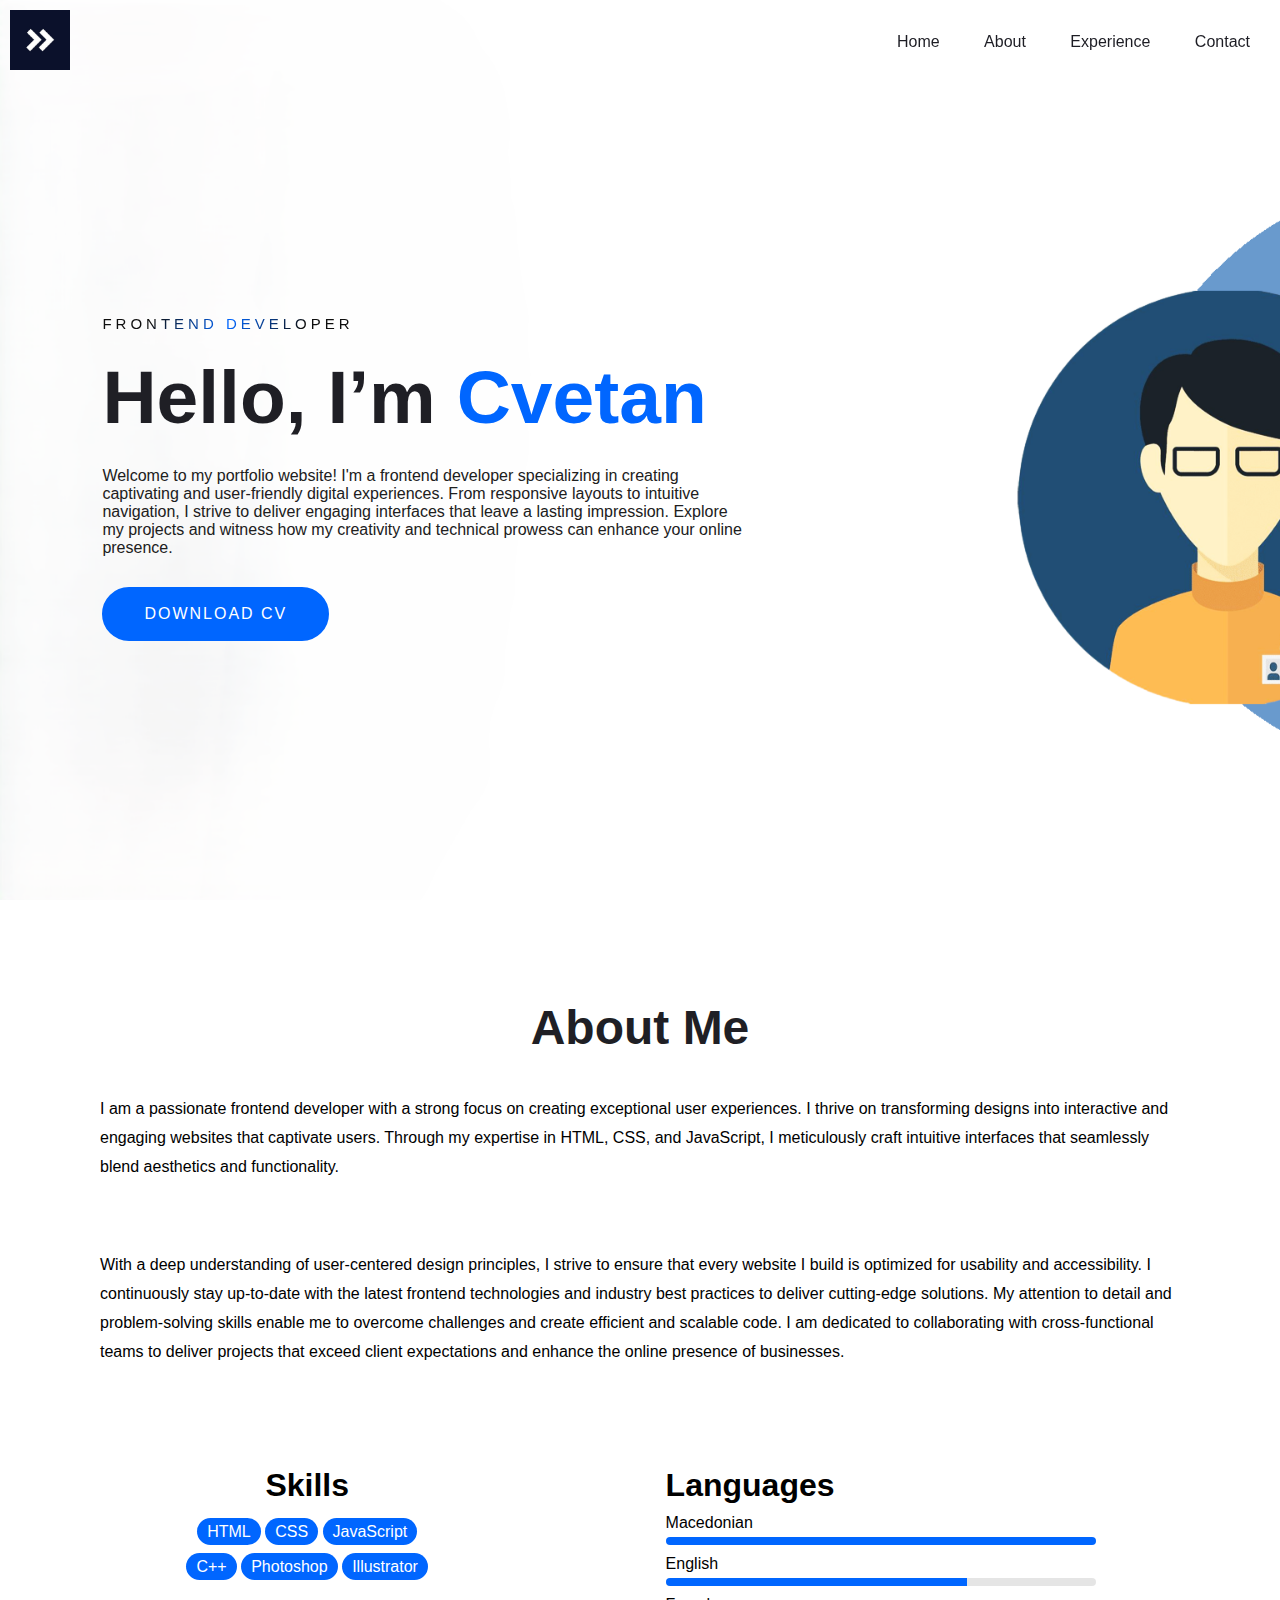
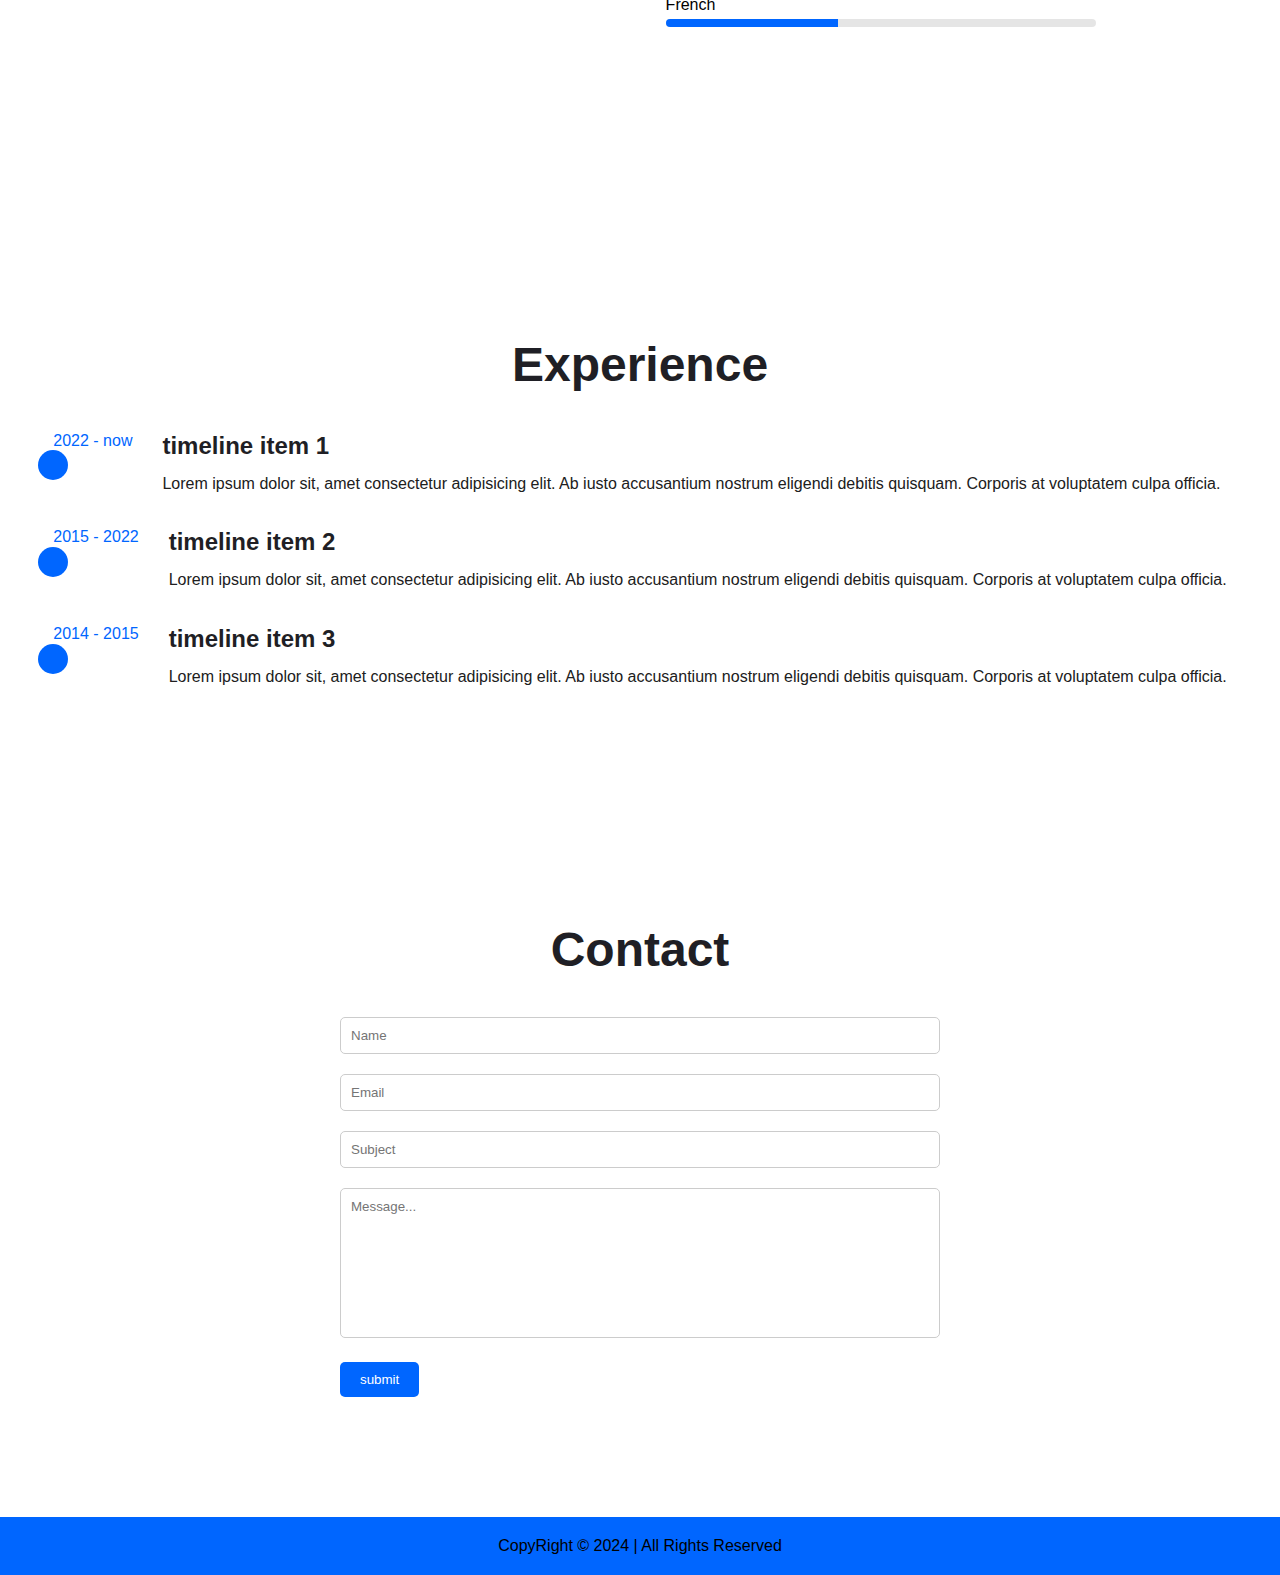
<file: html.html>
<!DOCTYPE html>
<html lang="en">
<head>
  <meta charset="UTF-8" />
  <title>Personal Portfolio Website</title>
  <link rel="stylesheet" href="style.css" />
</head>
<body>
<div class="hero">
  <nav>
    <div class="logo-container">
      <img src="./img/logo.jpg" class="logo" />
    </div>
    <ul>
      <li><a href="#home">Home</a></li>
      <li><a href="#about">About</a></li>
      <li><a href="#experience">Experience</a></li>
      <li><a href="#contact">Contact</a></li>
    </ul>
  </nav>


  <div class="content">
    <span class="title">Frontend Developer</span>
    <h1>Hello, I’m <span>Cvetan</span></h1>
    <p>
      Welcome to my portfolio website! I'm a frontend developer specializing in creating captivating and user-friendly digital experiences. From responsive layouts to intuitive navigation, I strive to deliver engaging interfaces that leave a lasting impression. Explore my projects and witness how my creativity and technical prowess can enhance your online presence.
    </p>
    <a href="#" class="btn">Download CV</a>
  </div>
</div>

<section id="about" class="section">
  <div class="about-content">
    <div class="center">
      <h1>About Me</h1>
    </div>
    <div class="description">
      <p>
        I am a passionate frontend developer with a strong focus on creating exceptional user experiences. I thrive on transforming designs into interactive and engaging websites that captivate users. Through my expertise in HTML, CSS, and JavaScript, I meticulously craft intuitive interfaces that seamlessly blend aesthetics and functionality.
      </p>
      <div class="spacer"></div>
      <p>
        With a deep understanding of user-centered design principles, I strive to ensure that every website I build is optimized for usability and accessibility. I continuously stay up-to-date with the latest frontend technologies and industry best practices to deliver cutting-edge solutions. My attention to detail and problem-solving skills enable me to overcome challenges and create efficient and scalable code. I am dedicated to collaborating with cross-functional teams to deliver projects that exceed client expectations and enhance the online presence of businesses.
      </p>
    </div>
  </div>
</section>

<div class="col-2">
  <div class="about-item skills">
    <h1>Skills</h1>
    <div class="attributes">
      <div class="skills-line">
        <span class="skill">HTML</span>
        <span class="skill">CSS</span>
        <span class="skill">JavaScript</span>
      </div>
      <div class="skills-line">
        <span class="skill">C++</span>
        <span class="skill">Photoshop</span>
        <span class="skill">Illustrator</span>
      </div>
    </div>
  </div>
  <div class="about-item languages">
    <h1 class="languages-heading">Languages</h1>
    <div class="attributes">
      <div class="language">
        <p>Macedonian</p>
        <span class="bar"><span class="Macedonian"></span></span>
      </div>
      <div class="language">
        <p>English</p>
        <span class="bar"><span class="English"></span></span>
      </div>
      <div class="language">
        <p>French</p>
        <span class="bar"><span class="French"></span></span>
      </div>
    </div>
  </div>
</div>


<section class="content-card experience" id="experience">
  <h1>Experience</h1>
  <div class="timeline">
    <div class="timeline-items">
      <div class="timeline-item">
        <div class="timeline-date">2022 - now</div>
        <div class="timeline-content">
          <h3>timeline item 1</h3>
          <p>
            Lorem ipsum dolor sit, amet consectetur adipisicing elit.
            Ab iusto accusantium nostrum eligendi debitis quisquam.
            Corporis at voluptatem culpa officia.
          </p>
        </div>
      </div>
      <div class="timeline-item">
        <div class="timeline-date">2015 - 2022</div>
        <div class="timeline-content">
          <h3>timeline item 2</h3>
          <p>
            Lorem ipsum dolor sit, amet consectetur adipisicing elit.
            Ab iusto accusantium nostrum eligendi debitis quisquam.
            Corporis at voluptatem culpa officia.
          </p>
        </div>
      </div>
      <div class="timeline-item">
        <div class="timeline-date">2014 - 2015</div>
        <div class="timeline-content">
          <h3>timeline item 3</h3>
          <p>
            Lorem ipsum dolor sit, amet consectetur adipisicing elit.
            Ab iusto accusantium nostrum eligendi debitis quisquam.
            Corporis at voluptatem culpa officia.
          </p>
        </div>
      </div>
    </div>
  </div>
</section>

<section class="content-card contact" id="contact">
  <h1>Contact</h1>
  <form class="form" id="form" action="https://www.freecodecamp.com/email-submit">
    <div class="input-box">
      <input type="text" class="text-input" name="name" placeholder="Name" />
    </div>
    <div class="input-box">
      <input type="email" class="text-input" name="email" id="email" placeholder="Email" />
    </div>
    <div class="input-box">
      <input type="subject" class="text-input" name="subject" id="subject"
             placeholder="Subject" />
    </div>
    <div class="input-box">
      <textarea name="text" class="message" placeholder="Message..."></textarea>
    </div>
    <div class="input-box">
      <input type="submit" class="submit-btn" id="submit" value="submit" />
    </div>
  </form>
</section>
</div>
</div>
</div>

<script>
  window.addEventListener('scroll', function() {
    var navbar = document.querySelector('nav');
    navbar.classList.toggle('scrolled', window.scrollY > 0);
  });
</script>

<script>
  document.querySelectorAll('a[href^="#"]').forEach(anchor => {
    anchor.addEventListener('click', function (e) {
      e.preventDefault();

      const target = this.getAttribute('href');
      if (target === '#home') {
        window.scrollTo({
          top: 0,
          behavior: 'smooth'
        });
      } else {
        document.querySelector(target).scrollIntoView({
          behavior: 'smooth'
        });
      }
    });
  });

</script>

<footer>
  <p>CopyRight &copy; 2024 | All Rights Reserved</p>
</footer>

</body>
</html>
</file>
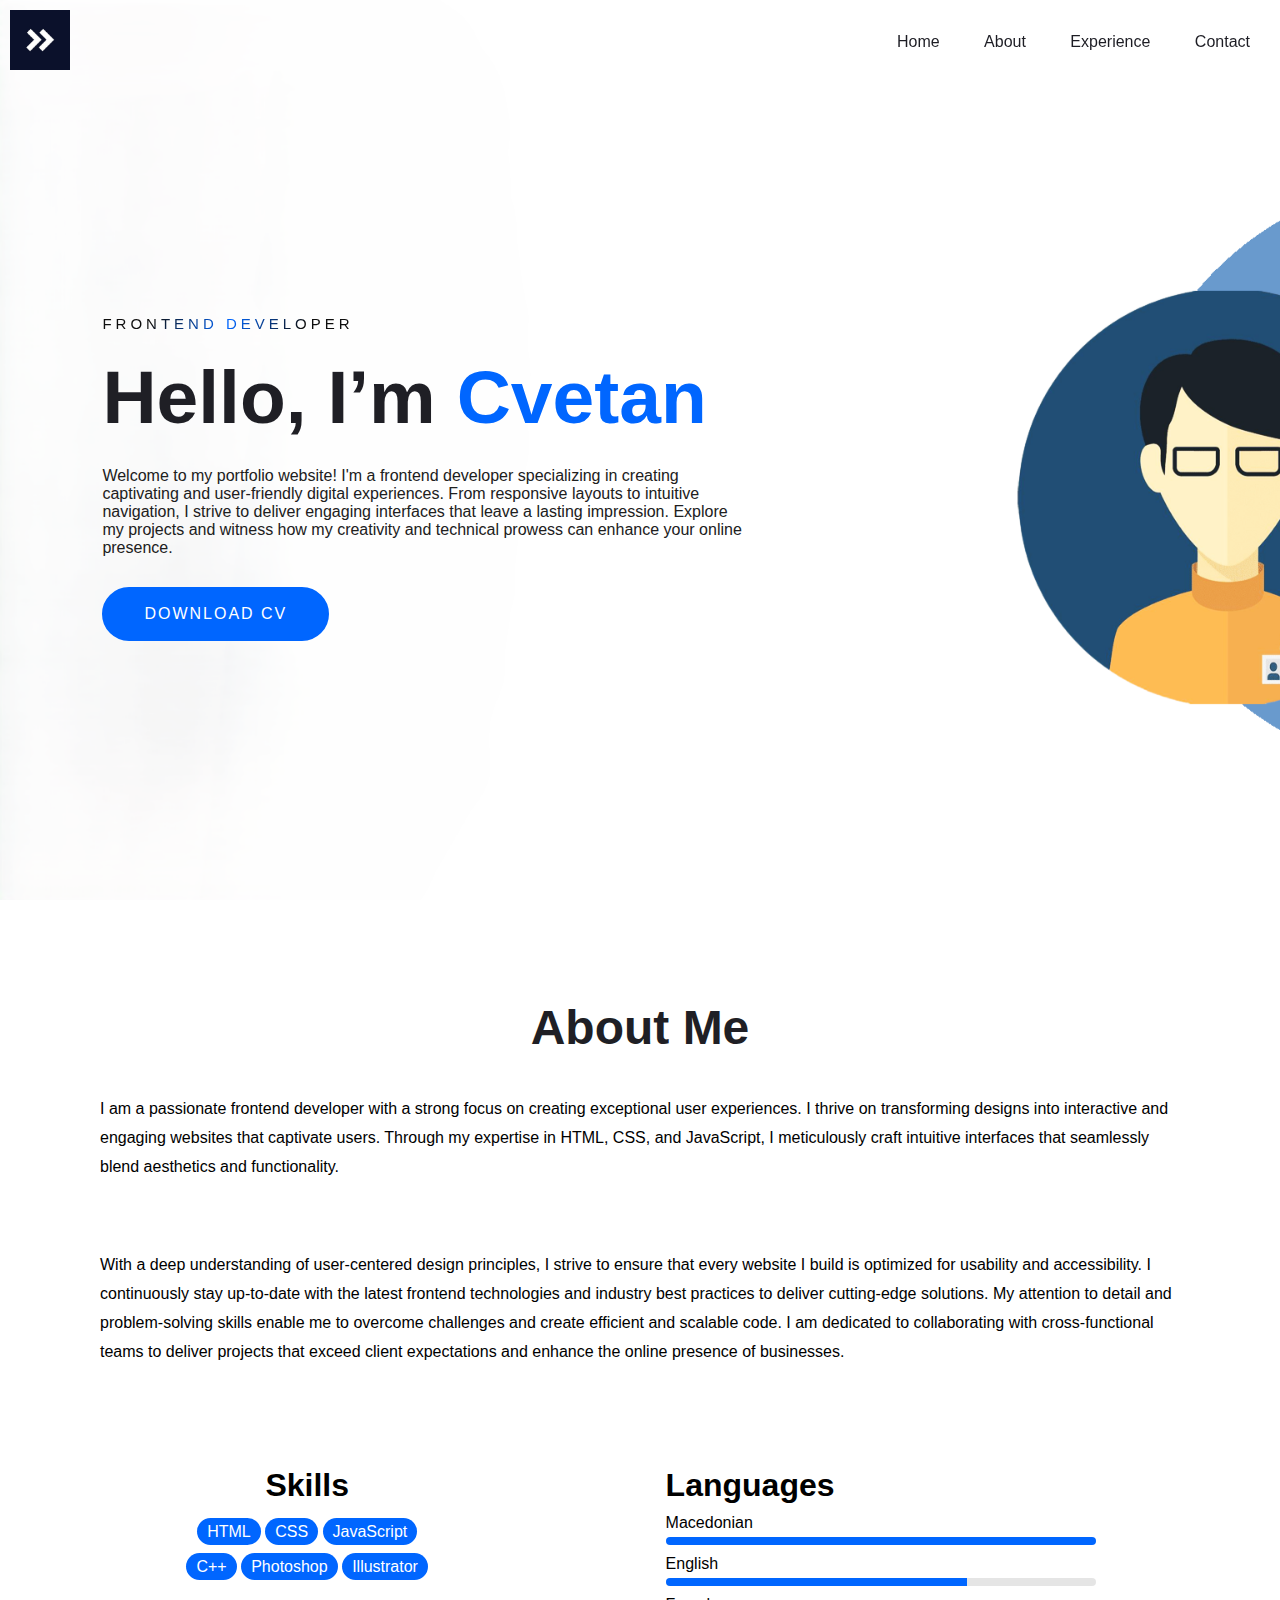
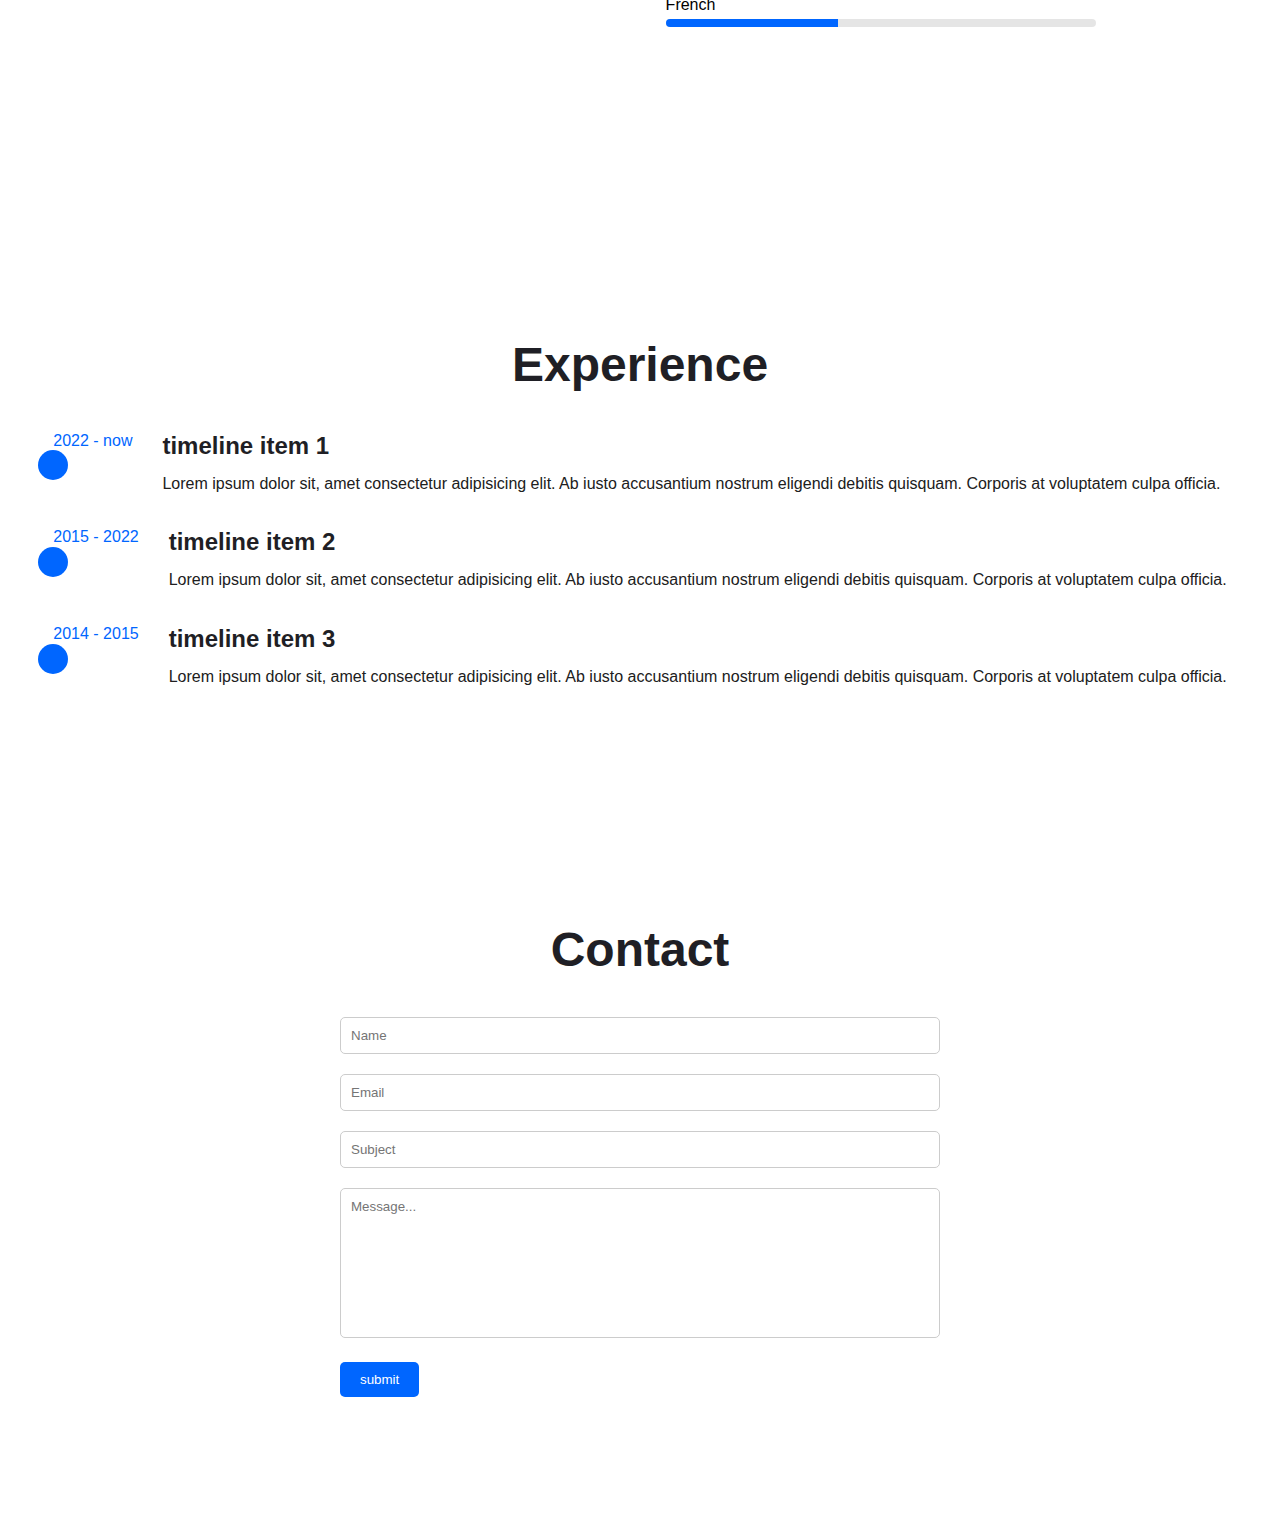
<file: HTML.html>
<!DOCTYPE html>
<html lang="en">
<head>
    <meta charset="UTF-8" />
    <title>Personal Portfolio Website</title>
    <link rel="stylesheet" href="style.css" />
</head>
<body>
<div class="hero">
    <nav>
        <div class="logo-container">
            <img src="./img/logo.jpg" class="logo" />
        </div>
        <ul>
            <li><a href="#home">Home</a></li>
            <li><a href="#about">About</a></li>
            <li><a href="#experience">Experience</a></li>
            <li><a href="#contact">Contact</a></li>
        </ul>
    </nav>


    <div class="content">
        <span class="title">Frontend Developer</span>
        <h1>Hello, I’m <span>Cvetan</span></h1>
        <p>
            Welcome to my portfolio website! I'm a frontend developer specializing in creating captivating and user-friendly digital experiences. From responsive layouts to intuitive navigation, I strive to deliver engaging interfaces that leave a lasting impression. Explore my projects and witness how my creativity and technical prowess can enhance your online presence.
        </p>
        <a href="#" class="btn">Download CV</a>
    </div>
</div>

<section id="about" class="section">
    <div class="about-content">
        <div class="center">
            <h1>About Me</h1>
        </div>
        <div class="description">
            <p>
                I am a passionate frontend developer with a strong focus on creating exceptional user experiences. I thrive on transforming designs into interactive and engaging websites that captivate users. Through my expertise in HTML, CSS, and JavaScript, I meticulously craft intuitive interfaces that seamlessly blend aesthetics and functionality.
            </p>
            <div class="spacer"></div>
            <p>
                With a deep understanding of user-centered design principles, I strive to ensure that every website I build is optimized for usability and accessibility. I continuously stay up-to-date with the latest frontend technologies and industry best practices to deliver cutting-edge solutions. My attention to detail and problem-solving skills enable me to overcome challenges and create efficient and scalable code. I am dedicated to collaborating with cross-functional teams to deliver projects that exceed client expectations and enhance the online presence of businesses.
            </p>
        </div>
    </div>
</section>

<div class="col-2">
    <div class="about-item skills">
        <h1>Skills</h1>
        <div class="attributes">
            <div class="skills-line">
                <span class="skill">HTML</span>
                <span class="skill">CSS</span>
                <span class="skill">JavaScript</span>
            </div>
            <div class="skills-line">
                <span class="skill">C++</span>
                <span class="skill">Photoshop</span>
                <span class="skill">Illustrator</span>
            </div>
        </div>
    </div>
    <div class="about-item languages">
        <h1 class="languages-heading">Languages</h1>
        <div class="attributes">
            <div class="language">
                <p>Macedonian</p>
                <span class="bar"><span class="Macedonian"></span></span>
            </div>
            <div class="language">
                <p>English</p>
                <span class="bar"><span class="English"></span></span>
            </div>
            <div class="language">
                <p>French</p>
                <span class="bar"><span class="French"></span></span>
            </div>
        </div>
    </div>
</div>


<section class="content-card experience" id="experience">
    <h1>Experience</h1>
    <div class="timeline">
        <div class="timeline-items">
            <div class="timeline-item">
                <div class="timeline-date">2022 - now</div>
                <div class="timeline-content">
                    <h3>timeline item 1</h3>
                    <p>
                        Lorem ipsum dolor sit, amet consectetur adipisicing elit.
                        Ab iusto accusantium nostrum eligendi debitis quisquam.
                        Corporis at voluptatem culpa officia.
                    </p>
                </div>
            </div>
            <div class="timeline-item">
                <div class="timeline-date">2015 - 2022</div>
                <div class="timeline-content">
                    <h3>timeline item 2</h3>
                    <p>
                        Lorem ipsum dolor sit, amet consectetur adipisicing elit.
                        Ab iusto accusantium nostrum eligendi debitis quisquam.
                        Corporis at voluptatem culpa officia.
                    </p>
                </div>
            </div>
            <div class="timeline-item">
                <div class="timeline-date">2014 - 2015</div>
                <div class="timeline-content">
                    <h3>timeline item 3</h3>
                    <p>
                        Lorem ipsum dolor sit, amet consectetur adipisicing elit.
                        Ab iusto accusantium nostrum eligendi debitis quisquam.
                        Corporis at voluptatem culpa officia.
                    </p>
                </div>
            </div>
        </div>
    </div>
</section>

<section class="content-card contact" id="contact">
    <h1>Contact</h1>
    <form class="form" id="form" action="https://www.freecodecamp.com/email-submit">
        <div class="input-box">
            <input type="text" class="text-input" name="name" placeholder="Name" />
        </div>
        <div class="input-box">
            <input type="email" class="text-input" name="email" id="email" placeholder="Email" />
        </div>
        <div class="input-box">
            <input type="subject" class="text-input" name="subject" id="subject"
                   placeholder="Subject" />
        </div>
        <div class="input-box">
            <textarea name="text" class="message" placeholder="Message..."></textarea>
        </div>
        <div class="input-box">
            <input type="submit" class="submit-btn" id="submit" value="submit" />
        </div>
    </form>
</section>
</div>
</div>
</div>


<script>
    document.querySelectorAll('a[href^="#"]').forEach(anchor => {
        anchor.addEventListener('click', function (e) {
            e.preventDefault();

            const target = this.getAttribute('href');
            if (target === '#home') {
                window.scrollTo({
                    top: 0,
                    behavior: 'smooth'
                });
            } else {
                document.querySelector(target).scrollIntoView({
                    behavior: 'smooth'
                });
            }
        });
    });

</script>

</body>
</html>
</file>
<file: style.css>
* {
    margin: 0;
    padding: 0;
    box-sizing: border-box;
    font-family: "Poppins", sans-serif;
}

a {
    text-decoration: none;
}

.hero {
    width: 100%;
    height: 100vh;
    background: url(img/bg.png);
    background-size: cover;
}

nav {
    position: fixed;
    top: 0;
    left: 0;
    width: 100%;
    display: flex;
    align-items: center;
    justify-content: center;
    padding:10px;
    z-index: 100;
    background-color: transparent;
    transition: background-color 0.6s ease;
}

nav.scrolled {
    background-color: #fff;
}


.logo-container {
    margin-right: auto;
}

.logo {
    max-height: 60px;
}

nav ul li {
    list-style: none;
    display: inline-block;
    padding: 10px 20px;
}

nav ul li a {
    color: #1d1d24;
    position: relative;
    padding: 5px 0;
    background: transparent;
}

nav ul li a:hover {
    color: #0066ff;
}

nav ul li a:after {
    content: "";
    position: absolute;
    left: 0;
    width: 0;
    height: 3px;
    background: #0066ff;
    transition: 0.3s;
    bottom: 0;
}

nav ul li a:hover:after {
    width: 100%;
}

.btn {
    color: #fff;
    font-size: 16px;
    text-transform: uppercase;
    letter-spacing: 2px;
    padding: 16px 40px;
    border-radius: 500px;
    display: inline-block;
    font-weight: 500;
    transition: all 0.4s ease-in-out;
    background-size: 152% 100%;
    background: #0066ff;
    border: 2px solid #0066ff;
}

.btn:hover {
    background: transparent;
    border-color: #0066ff;
    color: #0066ff;
}

.content {
    position: absolute;
    top: 35%;
    left: 8%;
}

.content .title {
    color: #0a0a0a;
    font-size: 15px;
    text-transform: uppercase;
    letter-spacing: 4px;
    display: inline-block;
    margin-bottom: 20px;
    background: linear-gradient(
            120deg,
            #0e0e0e 20.69%,
            #0066ff 50.19%,
            #0e0e0e 79.69%
    );
    -webkit-background-clip: text;
    -webkit-text-fill-color: transparent;
}

.content h1 {
    color: #1f1f25;
    font-size: 75px;
    font-weight: 900;
    line-height: 90px;
    text-transform: inherit;
    width: 70%;
}

.content h1 span {
    color: #0066ff;
}

.content p {
    width: 55%;
    color: #202020;
    margin-top: 25px;
    margin-bottom: 30px;
}

.about-content {
    padding: 100px;
}

.about-content .center {
    text-align: center;
    margin-bottom: 40px;
}

.about-content .center h1 {
    font-size: 48px;
    color: #1f1f25;
    margin-bottom: 40px;
}

.about-content .description {
    max-width: 1200px;
    margin: 0 auto;
}

.about-content .description p {
    line-height: 1.8;
}

.about-content .description p:first-child {
    margin-bottom: 20px;
}

.about-content .description p:last-child {
    margin-top: 30px;
}

.col-2 {
    display: flex;
    justify-content: space-between;
    margin-bottom: 200px;
}

.about-item {
    width: 48%;
}

.about-item.skills {
    text-align: left;
}

.about-item.languages {
    text-align: right;
}

.about-item.skills h1 {
    margin-bottom: 10px;
    text-align: center;
}

.about-item.languages h1 {
    margin-bottom: 10px;
    text-align: left;
}

.languages-heading {
    margin-bottom: 10px;
    text-align: left;
}

.about-item.skills .attributes,
.about-item.languages .attributes {
    text-align: center;
}

.about-item.skills .skill,
.about-item.languages .language {
    text-align: center;
}

.about-item.skills .skill {
    background-color: #0066ff;
    color: #fff;
    line-height: 35px;
    padding: 5px 10px;
    border-radius: 15px;
    margin: 5px 0;
}

.about-item.languages .language {
    margin-bottom: 10px;
    text-align: left;
}

.about-item.languages .language p {
    margin: 0;
}

.bar {
    background: rgba(0, 0, 0, 0.1);
    display: block;
    height: 8px;
    border-radius: 10px;
    overflow: hidden;
    width: 70%;
    margin-top: 5px;
}

.bar span {
    height: 100%;
    float: left;
    background: #0066ff;
}

.Macedonian {
    width: 100%;
}

.English {
    width: 70%;
}

.French {
    width: 40%;
}

.content-card {
    padding: 100px 0;
}

.content-card h1 {
    font-size: 48px;
    color: #1f1f25;
    margin-bottom: 40px;
}

.content-card .timeline {
    display: flex;
    justify-content: center;
    align-items: center;
}

.timeline-items {
    display: flex;
    flex-direction: column;
}

.timeline-item {
    display: flex;
    margin-bottom: 30px;
    position: relative;
}

.timeline-item::before {
    content: "";
    position: absolute;
    top: 50%;
    transform: translateY(-50%);
    left: -15px;
    width: 30px;
    height: 30px;
    border-radius: 50%;
    background: #0066ff;
}

.timeline-date {
    margin-right: 30px;
    font-weight: 500;
    color: #0066ff;
}

.timeline-content h3 {
    font-size: 24px;
    color: #1f1f25;
    margin-bottom: 10px;
}

.timeline-content p {
    color: #202020;
    line-height: 1.8;
}

.content-card.contact .form {
    max-width: 600px;
    margin: 0 auto;
    display: flex;
    flex-wrap: wrap;
}

.input-box {
    width: 100%;
    margin-bottom: 20px;
}

.text-input {
    width: 100%;
    padding: 10px;
    border-radius: 5px;
    border: 1px solid #ccc;
}

.message {
    width: 100%;
    padding: 10px;
    border-radius: 5px;
    border: 1px solid #ccc;
    resize: none;
    height: 150px;
}

.submit-btn {
    background: #0066ff;
    color: #fff;
    padding: 10px 20px;
    border: none;
    border-radius: 5px;
    cursor: pointer;
}

.submit-btn:hover {
    background: #0052cc;
}

.content-card.experience h1,
.content-card.contact h1 {
    text-align: center;
    margin-bottom: 40px;
}

footer {
    background-color: #0066ff;
    padding: 20px;
    text-align: center;
}

footer p {
    margin: 0;
    color: #000000;
}

.spacer {
    height: 20px;
}

@media (max-width: 768px) {
    nav {
        padding: 20px;
    }

    .content {
        left: 5%;
    }

    .content h1 {
        font-size: 50px;
        line-height: 70px;
    }

    .content p {
        width: 100%;
    }

    .col-2 {
        flex-direction: column;
    }

    .about-item {
        width: 100%;
        margin-bottom: 40px;
    }
}
</file>
